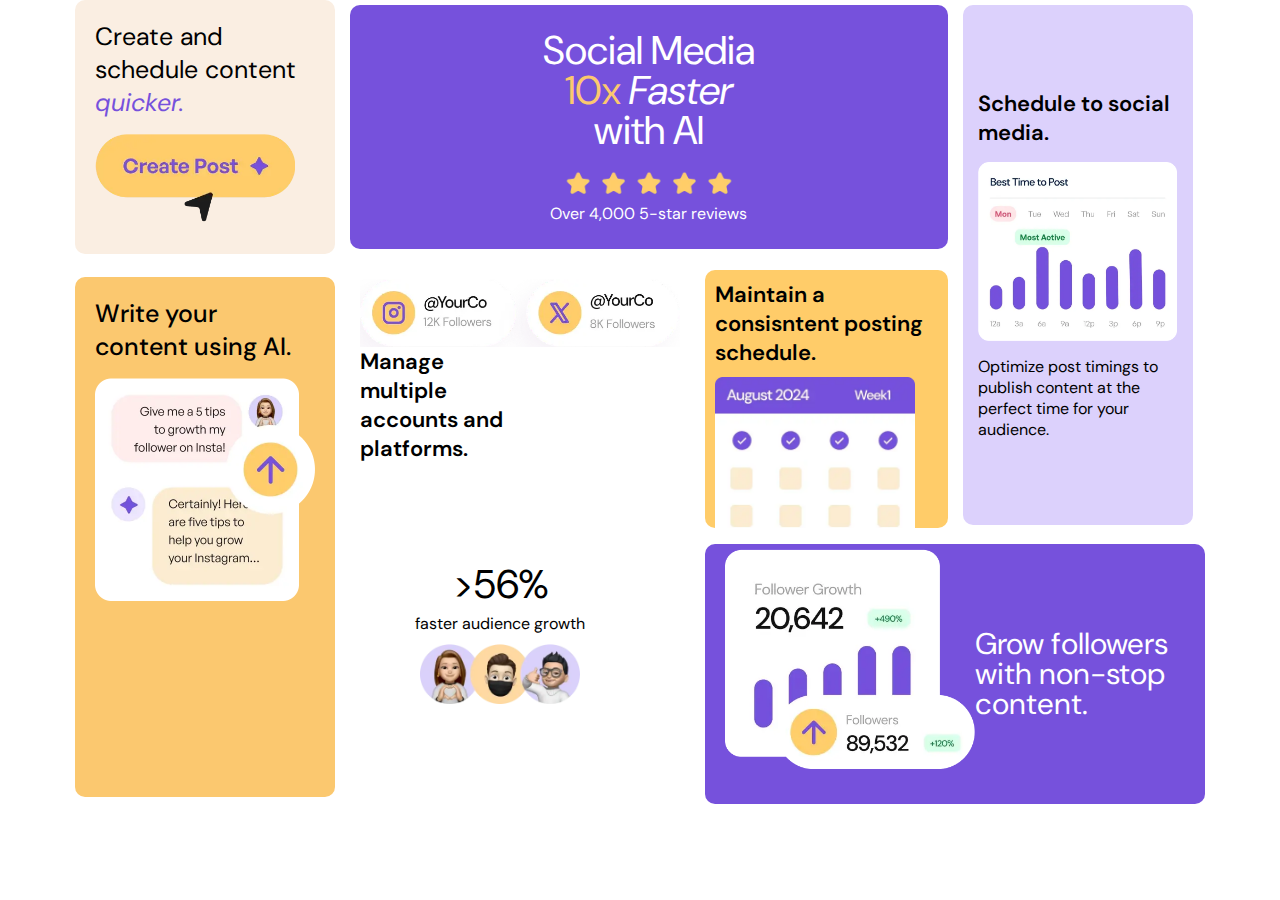
<file: bento-grid-main/index.html>
<!DOCTYPE html>
<html lang="en">
<head>
  <meta charset="UTF-8">
  <meta name="viewport" content="width=device-width, initial-scale=1.0"> 

  <link rel="icon" type="image/png" sizes="32x32" href="./assets/images/favicon-32x32.png">
  <link rel="stylesheet" href="style.css">
  
  <title>Frontend Mentor | Bento grid</title>

</head>
<body>

  <main>

    <div class="card-item social-media-card">
      <h1>Social Media <br> <span class="orange-text"> 10x</span> <i>Faster</i><br> with AI</h1>
      <div class="rating">
        <img src="assets/images/illustration-five-stars.webp" alt="">
        <p>Over 4,000 5-star reviews</p>
      </div>
    </div>

    <div class="card-item accounts-card">
      <img src="assets/images/illustration-multiple-platforms.webp" alt="">
      <h1>Manage multiple accounts and platforms.</h1>
    </div>

    <div class="card-item schedule-card">
      <h1>Maintain a consisntent posting schedule.</h1>
      <img src="assets/images/illustration-consistent-schedule.webp" alt="">
    </div>


    <div class="card-item schedule-social-card">
      <h1>Schedule to social media.</h1>
      <img src="assets/images/illustration-schedule-posts.webp" alt="">
      <p>Optimize post timings to publish content at the perfect time for your audience.</p>
    </div>


    <div class="card-item followers-card">
      <img src="assets/images/illustration-grow-followers.webp" alt="">
      <h1>Grow followers with non-stop content.</h1>
    </div>


    <div class="card-item audience-card">
      <h1>>56%</h1>
      <p>faster audience growth</p>
      <img src="assets/images/illustration-audience-growth.webp" alt="">
    </div>

    <div class="card-item create-post-card">
      <h1>Create and schedule content <span class="purple-text"> <i>quicker.</i></span></h1>
      <a href="#"><img src="assets/images/illustration-create-post.webp" alt=""></a>
    </div>


    <div class="card-item ai-content">
      <h1>Write your content using AI.</h1>
      <img src="assets/images/illustration-ai-content.webp" alt="">
    </div>
  </main>
  
</body>
</html>
</file>
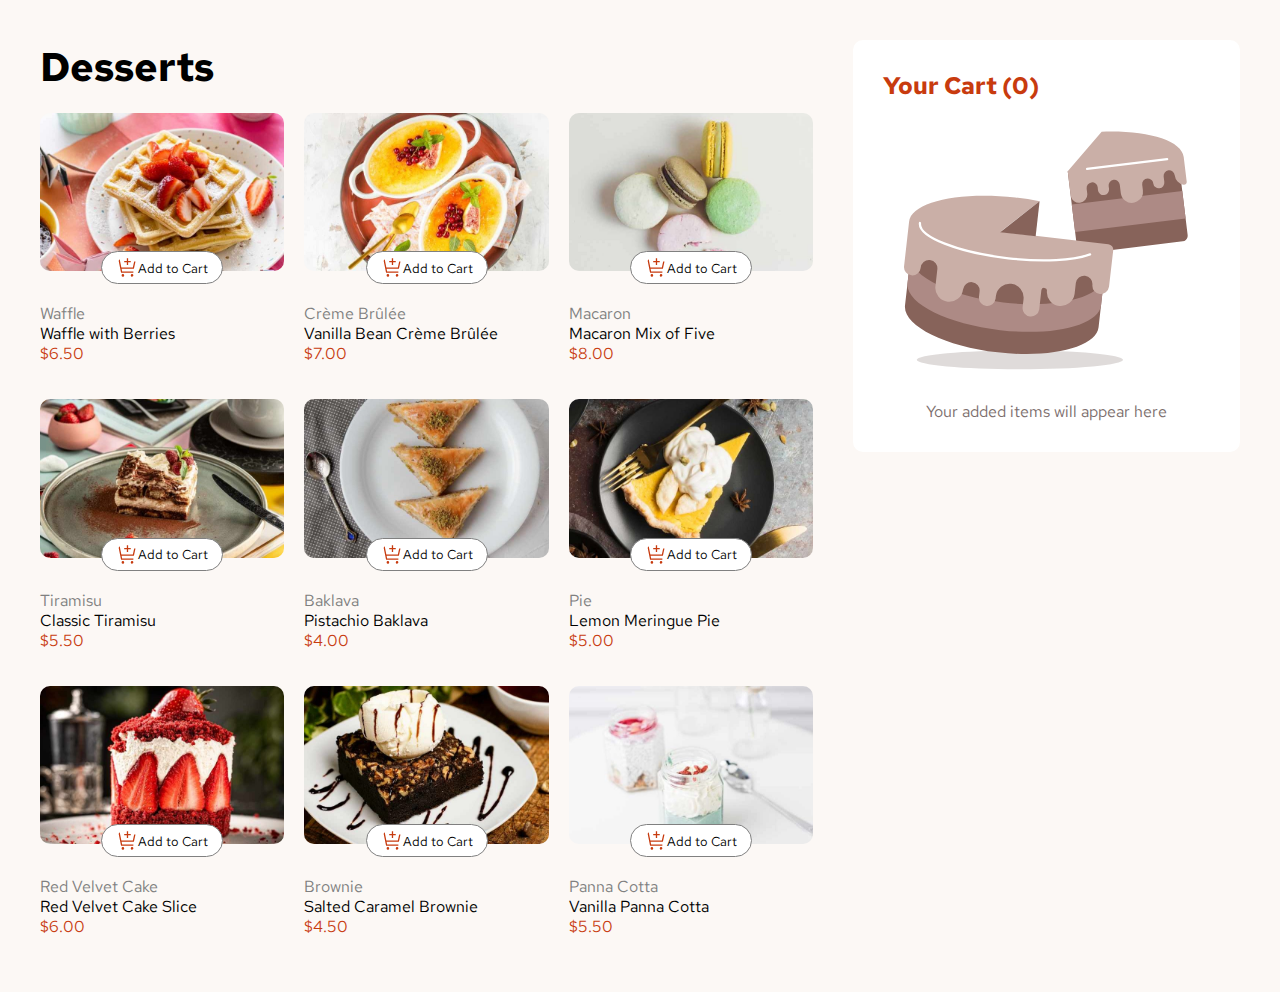
<file: product-list-with-cart-main/index.html>
<!DOCTYPE html>
<html lang="en">
<head>
  <meta charset="UTF-8">
  <meta name="viewport" content="width=device-width, initial-scale=1.0"> 
  <link rel="preconnect" href="https://fonts.googleapis.com">
  <link rel="preconnect" href="https://fonts.gstatic.com" crossorigin>
  <link href="https://fonts.googleapis.com/css2?family=Open+Sans:ital,wght@0,300..800;1,300..800&family=Red+Hat+Text:ital,wght@0,300..700;1,300..700&display=swap" rel="stylesheet">
  <link rel="stylesheet" href="style.css">

  <link rel="icon" type="image/png" sizes="32x32" href="./assets/images/favicon-32x32.png">
  
  <title>Frontend Mentor | Product list with cart</title>
</head>
<body>

    <main>

      <div class="main-container">
      <h2 class="desert-title">Desserts</h2>
      <div class="deserts-cards">

        
        <div class="card-item waffle-card">
          <div class="img-cart">
              <img src="assets/images/image-waffle-mobile.jpg" alt="Waffle">
              <a href="#">
                  <div class="cart">
                      <img src="assets/images/icon-add-to-cart.svg" alt="" class="add-to-cart-img">
                      <p>Add to Cart</p>
                  </div>
              </a>
          </div>
          <div class="info-area">
              <p class="grey-text">Waffle</p>
              <p>Waffle with Berries</p>
              <p class="price">$6.50</p>
          </div>
      </div>
  
      <div class="card-item creme-brulee-card">
          <div class="img-cart">
              <img src="assets/images/image-creme-brulee-mobile.jpg" alt="Crème Brûlée">
              <a href="#">
                  <div class="cart">
                      <img src="assets/images/icon-add-to-cart.svg" alt="" class="add-to-cart-img">
                      <p>Add to Cart</p>
                  </div>
              </a>
          </div>
          <div class="info-area">
              <p class="grey-text">Crème Brûlée</p>
              <p>Vanilla Bean Crème Brûlée</p>
              <p class="price">$7.00</p>
          </div>
      </div>
  
      <div class="card-item macaron-card">
          <div class="img-cart">
              <img src="assets/images/image-macaron-mobile.jpg" alt="Macaron">
              <a href="#">
                  <div class="cart">
                      <img src="assets/images/icon-add-to-cart.svg" alt="" class="add-to-cart-img">
                      <p>Add to Cart</p>
                  </div>
              </a>
          </div>
          <div class="info-area">
              <p class="grey-text">Macaron</p>
              <p>Macaron Mix of Five</p>
              <p class="price">$8.00</p>
          </div>
      </div>
  
      <div class="card-item tiramisu-card">
          <div class="img-cart">
              <img src="assets/images/image-tiramisu-mobile.jpg" alt="Classic Tiramisu">
              <a href="#">
                  <div class="cart">
                      <img src="assets/images/icon-add-to-cart.svg" alt="" class="add-to-cart-img">
                      <p>Add to Cart</p>
                  </div>
              </a>
          </div>
          <div class="info-area">
              <p class="grey-text">Tiramisu</p>
              <p>Classic Tiramisu</p>
              <p class="price">$5.50</p>
          </div>
      </div>
  
      <div class="card-item baklava-card">
          <div class="img-cart">
              <img src="assets/images/image-baklava-mobile.jpg" alt="Pistachio Baklava">
              <a href="#">
                  <div class="cart">
                      <img src="assets/images/icon-add-to-cart.svg" alt="" class="add-to-cart-img">
                      <p>Add to Cart</p>
                  </div>
              </a>
          </div>
          <div class="info-area">
              <p class="grey-text">Baklava</p>
              <p>Pistachio Baklava</p>
              <p class="price">$4.00</p>
          </div>
      </div>
  
      <div class="card-item pie-card">
          <div class="img-cart">
              <img src="assets/images/image-meringue-mobile.jpg" alt="Lemon Meringue Pie">
              <a href="#">
                  <div class="cart">
                      <img src="assets/images/icon-add-to-cart.svg" alt="" class="add-to-cart-img">
                      <p>Add to Cart</p>
                  </div>
              </a>
          </div>
          <div class="info-area">
              <p class="grey-text">Pie</p>
              <p>Lemon Meringue Pie</p>
              <p class="price">$5.00</p>
          </div>
      </div>
  
      <div class="card-item red-velvet-card">
          <div class="img-cart">
              <img src="assets/images/image-cake-mobile.jpg" alt="Red Velvet Cake">
              <a href="#">
                  <div class="cart">
                      <img src="assets/images/icon-add-to-cart.svg" alt="" class="add-to-cart-img">
                      <p>Add to Cart</p>
                  </div>
              </a>
          </div>
          <div class="info-area">
              <p class="grey-text">Red Velvet Cake</p>
              <p>Red Velvet Cake Slice</p>
              <p class="price">$6.00</p>
          </div>
      </div>
  
      <div class="card-item brownie-card">
          <div class="img-cart">
              <img src="assets/images/image-brownie-mobile.jpg" alt="Salted Caramel Brownie">
              <a href="#">
                  <div class="cart">
                      <img src="assets/images/icon-add-to-cart.svg" alt="" class="add-to-cart-img">
                      <p>Add to Cart</p>
                  </div>
              </a>
          </div>
          <div class="info-area">
              <p class="grey-text">Brownie</p>
              <p>Salted Caramel Brownie</p>
              <p class="price">$4.50</p>
          </div>
      </div>
  
      <div class="card-item panna-cotta-card">
          <div class="img-cart">
              <img src="assets/images/image-panna-cotta-mobile.jpg" alt="Vanilla Panna Cotta">
              <a href="#">
                  <div class="cart">
                      <img src="assets/images/icon-add-to-cart.svg" alt="" class="add-to-cart-img">
                      <p>Add to Cart</p>
                  </div>
              </a>
          </div>
          <div class="info-area">
              <p class="grey-text">Panna Cotta</p>
              <p>Vanilla Panna Cotta</p>
              <p class="price">$5.50</p>
          </div>
      </div>
      
      
      
    </div>
  </div>

      <div class="cart-card">

        <h2 class="cart-title">Your Cart (0)</h2>

        <div class="cart-box">
          <img src="assets/images/illustration-empty-cart.svg" alt="">
          <p>Your added items will appear here</p>
        </div>
      </div>

    </main>


</body>
</html>
</file>
<file: bento-grid-main/style.css>
@import url('https://fonts.googleapis.com/css2?family=DM+Sans:ital,opsz,wght@0,9..40,100..1000;1,9..40,100..1000&family=Open+Sans:ital,wght@0,300..800;1,300..800&family=Red+Hat+Text:ital,wght@0,300..700;1,300..700&display=swap');

*{
    box-sizing: border-box;
    margin: 0;
    padding: 0;
    font-family: "DM Sans", sans-serif;
    font-weight: 400;
}


h1{
    font-size: 40px;
}

main{
    display: grid;
    justify-content: center;
    align-items: center;
    align-self: center;
    width: 100%;
    justify-self: center;
    gap: 30px;
    background-color: #f5f5f5;
}

.card-item{
    width: 100%;
    max-width: 300px;
    border-radius: 10px;
}

.social-media-card{
    display: flex;
    flex-direction: column;
    text-align: center;
    background-color: #7651dc;
    color: white;
    padding: 25px;
    line-height: 40px;
    }

.social-media-card img{
    width: 100%;
    max-width: 170px;
}

.social-media-card .rating{
    margin-top: 20px;
    line-height: normal;
}

.orange-text{
    color: #fbc86f;
}

.accounts-card{
    display: flex;
    flex-direction: column;
    background-color: #ffffff;
    padding: 10px;
    border-radius: 10px;
}

.accounts-card h1{
    font-size: 22px;
    font-weight: 600;
}

.accounts-card img{
    max-width: 320px;
}

.schedule-card{
    display: flex;
    flex-direction: column;
    background-color: #ffcc69;
    padding: 10px 10px 0;
}

.schedule-card img{
    max-width: 200px;
}

.schedule-card h1{
    font-size: 22px;
    font-weight: 600;
    margin-bottom: 10px;
}

.schedule-social-card{
    display: flex;
    flex-direction: column;
    justify-content: center;
    align-items: center;
    text-align: center;
    background-color: #dcd1fc;
    padding: 15px;
}

.schedule-social-card img{
    max-width: 280px;
    margin-bottom: 15px;
}

.schedule-social-card h1{
    font-size: 22px;
    font-weight: 600;
    margin-bottom: 15px;
}

.followers-card{
    display: flex;
    flex-direction: column;
    align-items: center;
    justify-content: center;
    text-align: center;
    background-color:#7651dc ;
    padding: 20px;
}

.followers-card img{
    max-width: 250px;
    margin-bottom: 30px;
}

.followers-card h1{
    color: white;
    line-height: 30px;
    font-size: 30px;
}

.audience-card{
    display: flex;
    flex-direction: column;
    line-height: 40px;
    padding: 20px;
}

.audience-card img{
    max-width: 160px;
}

.create-post-card{
    padding: 20px;
    background-color: #faeee2;
}

.create-post-card h1{
    font-size: 25px;
    margin-bottom: 15px;
}
.create-post-card img{
    max-width: 200px;
}

.purple-text{
    color: #7651dc;
}

.ai-content{
    background-color: #fbc86f;
    padding: 20px;
}

.ai-content img{
    max-width: 220px;
}

.ai-content h1{
    font-size: 25px;
    font-weight: 500;
    margin-bottom: 15px;
}



@media (min-width:1024px){
    main{
        grid-template-columns: repeat(4, 1fr);
        grid-template-columns: repeat(4, 1fr);
        grid-template-areas: 
        "create faster-ai faster-ai schedule-media"
        "create faster-ai faster-ai schedule-media"
        "ai-content platforms consistent schedule-media"
        "ai-content audience grow-followers grow-followers";
        max-width: 1000px;
        background-color: white;
        gap: 15px;
    }

    .card-item{
        max-width: none;
    }

    .create-post-card{
        grid-area: create;
    }

    .social-media-card{
        grid-area: faster-ai;
    }

    .schedule-social-card{
        grid-area: schedule-media;
        max-width: 230px;
        text-align: start;
        height: 520px;
    }

    .schedule-social-card img{
        max-width: 200px;
        
    }

    .ai-content{
        grid-area: ai-content;
        height: 520px;
    }

    .accounts-card{
        grid-area: platforms;
        height: 260px;
    }

    .accounts-card h1{
        width: 50%;
    }

    .followers-card{
        grid-area: grow-followers;
        flex-direction: row;
        text-align: start;
        height: 260px;
        width: 500px;
    }

    .schedule-card{
        grid-area: consistent;
    }

    .audience-card{
        grid-area: audience;
        height: 260px;
        width: 300px;
        align-items: center;
        text-align: center;
    }



}
</file>
<file: product-list-with-cart-main/style.css>
*{
    font-family: "Red Hat Text", sans-serif;
    box-sizing: border-box;
    margin:0;
    padding: 0;
}


.red-hat-text {
    font-family: "Red Hat Text", sans-serif;
    font-optical-sizing: auto;
    font-weight: 400;
    font-style: normal;
  }

main {
    background-color: #fcf8f5;
    display: grid;
    justify-content: center;
    align-items: center;
    padding: 40px;
}

img{
    width: 100%;
    max-width: 400px;
    border-radius: 10px;
}

a{
    color: black;
    text-decoration: none;
}


.desert-title{
    margin-bottom: 20px;
    font-size: 40px;
}

.add-to-cart-img{
    width: 20%;
}

.img-cart .cart{
    display: flex;
    justify-content: center;
    align-items: center;
    align-self: center;
    justify-self: center;
    position: relative;
    border: 1px solid grey;
    background-color: white;
    padding: 5px;
    border-radius: 50px;
    width: 50%;
    max-width: 150px;
    margin-top: -20px;
    font-size: smaller;
}

.cart:hover{
    background-color: #c83b0e;
}

.deserts-cards{
    display: grid;
    width: 100%;

}

.card-item{
    display: grid;
    line-height: 0;
    margin-bottom: 15px;
}

.info-area{
    line-height: 20px;
    margin-top: 20px;
}

.grey-text{
    color: grey;
}

.price{
    color: #c83b0e;
}

.cart-title{
    color: #c83b0e;
}

.cart-card{
    background-color: white;
    padding: 10px;
    border-radius: 10px;
}

.cart-box{
    display: flex;
    flex-direction: column;
    align-items: center;
    justify-content: center;
}

.cart-box img{
    width: 100%;
    max-width: 300px;
}

.cart-box p{
    color: #7c6e6d;
}

@media (min-width:1024px){
    main{
        display: grid;
        grid-template-columns: 2fr 1fr;
        gap: 40px;
    }

    .deserts-cards{
        grid-template-columns: 1fr 1fr 1fr;
        gap: 20px;
    }

    .cart-card{
        display: grid;
        justify-self: start;
        align-self: start;
        width: 100%;
        padding: 30px;
    }

    .img-cart .cart{
       max-width: none;
    }
}
</file>
